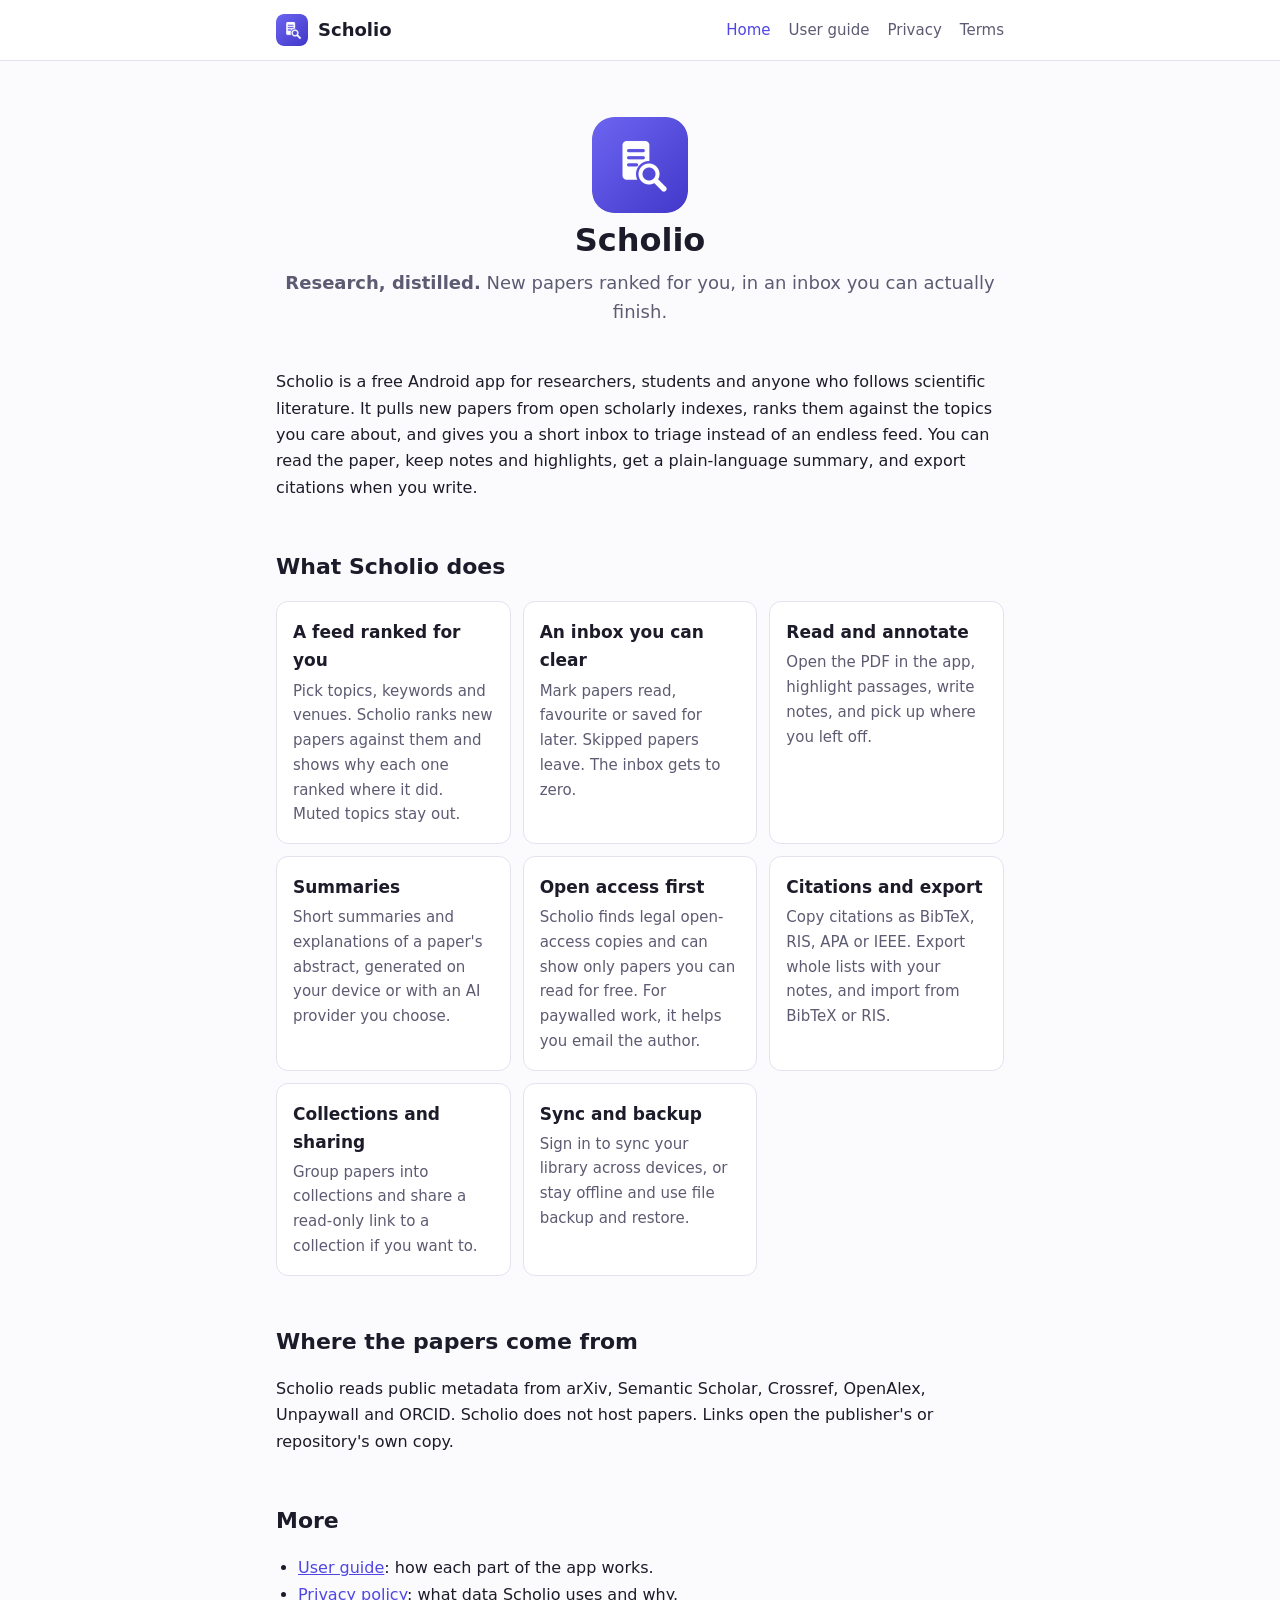
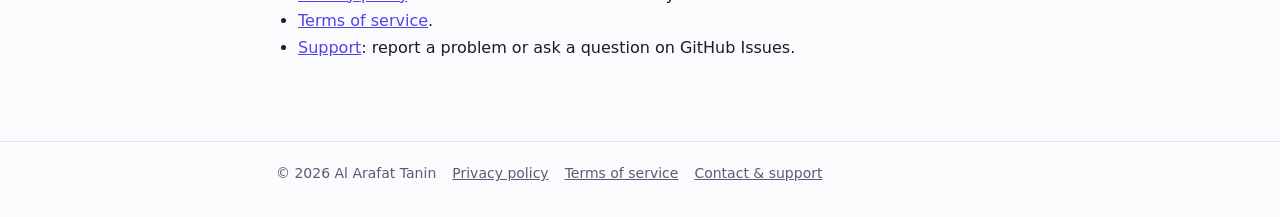
<file: index.html>
<!doctype html>
<html lang="en">
<head>
<meta charset="utf-8">
<meta name="viewport" content="width=device-width, initial-scale=1">
<title>Scholio: Research, distilled</title>
<meta name="description" content="Scholio is a research-paper reader that turns the flood of new papers into an inbox you can get through.">
<link rel="icon" href="icon.png">
<link rel="stylesheet" href="style.css">
</head>
<body>
<header class="site"><div class="wrap">
  <a class="brand" href="./"><img src="icon.png" alt="">Scholio</a>
  <nav>
    <a href="./" aria-current="page">Home</a>
    <a href="guide.html">User guide</a>
    <a href="privacy.html">Privacy</a>
    <a href="terms.html">Terms</a>
  </nav>
</div></header>
<main class="wrap">
<section class="hero">
  <img src="icon.png" alt="Scholio app icon">
  <h1>Scholio</h1>
  <p class="lede"><strong>Research, distilled.</strong> New papers ranked for you, in an inbox you can actually finish.</p>
</section>

<p>Scholio is a free Android app for researchers, students and anyone who follows scientific literature. It pulls new papers from open scholarly indexes, ranks them against the topics you care about, and gives you a short inbox to triage instead of an endless feed. You can read the paper, keep notes and highlights, get a plain-language summary, and export citations when you write.</p>

<h2>What Scholio does</h2>
<div class="cards">
  <div class="card"><h3>A feed ranked for you</h3><p>Pick topics, keywords and venues. Scholio ranks new papers against them and shows why each one ranked where it did. Muted topics stay out.</p></div>
  <div class="card"><h3>An inbox you can clear</h3><p>Mark papers read, favourite or saved for later. Skipped papers leave. The inbox gets to zero.</p></div>
  <div class="card"><h3>Read and annotate</h3><p>Open the PDF in the app, highlight passages, write notes, and pick up where you left off.</p></div>
  <div class="card"><h3>Summaries</h3><p>Short summaries and explanations of a paper's abstract, generated on your device or with an AI provider you choose.</p></div>
  <div class="card"><h3>Open access first</h3><p>Scholio finds legal open-access copies and can show only papers you can read for free. For paywalled work, it helps you email the author.</p></div>
  <div class="card"><h3>Citations and export</h3><p>Copy citations as BibTeX, RIS, APA or IEEE. Export whole lists with your notes, and import from BibTeX or RIS.</p></div>
  <div class="card"><h3>Collections and sharing</h3><p>Group papers into collections and share a read-only link to a collection if you want to.</p></div>
  <div class="card"><h3>Sync and backup</h3><p>Sign in to sync your library across devices, or stay offline and use file backup and restore.</p></div>
</div>

<h2>Where the papers come from</h2>
<p>Scholio reads public metadata from arXiv, Semantic Scholar, Crossref, OpenAlex, Unpaywall and ORCID. Scholio does not host papers. Links open the publisher's or repository's own copy.</p>

<h2>More</h2>
<ul>
  <li><a href="guide.html">User guide</a>: how each part of the app works.</li>
  <li><a href="privacy.html">Privacy policy</a>: what data Scholio uses and why.</li>
  <li><a href="terms.html">Terms of service</a>.</li>
  <li><a href="https://github.com/rng70/skim-app/issues">Support</a>: report a problem or ask a question on GitHub Issues.</li>
</ul>
</main>
<footer class="site"><div class="wrap">
  <span>© 2026 Al Arafat Tanin</span>
  <a href="privacy.html">Privacy policy</a>
  <a href="terms.html">Terms of service</a>
  <a href="https://github.com/rng70/skim-app/issues">Contact &amp; support</a>
</div></footer>
</body>
</html>
</file>
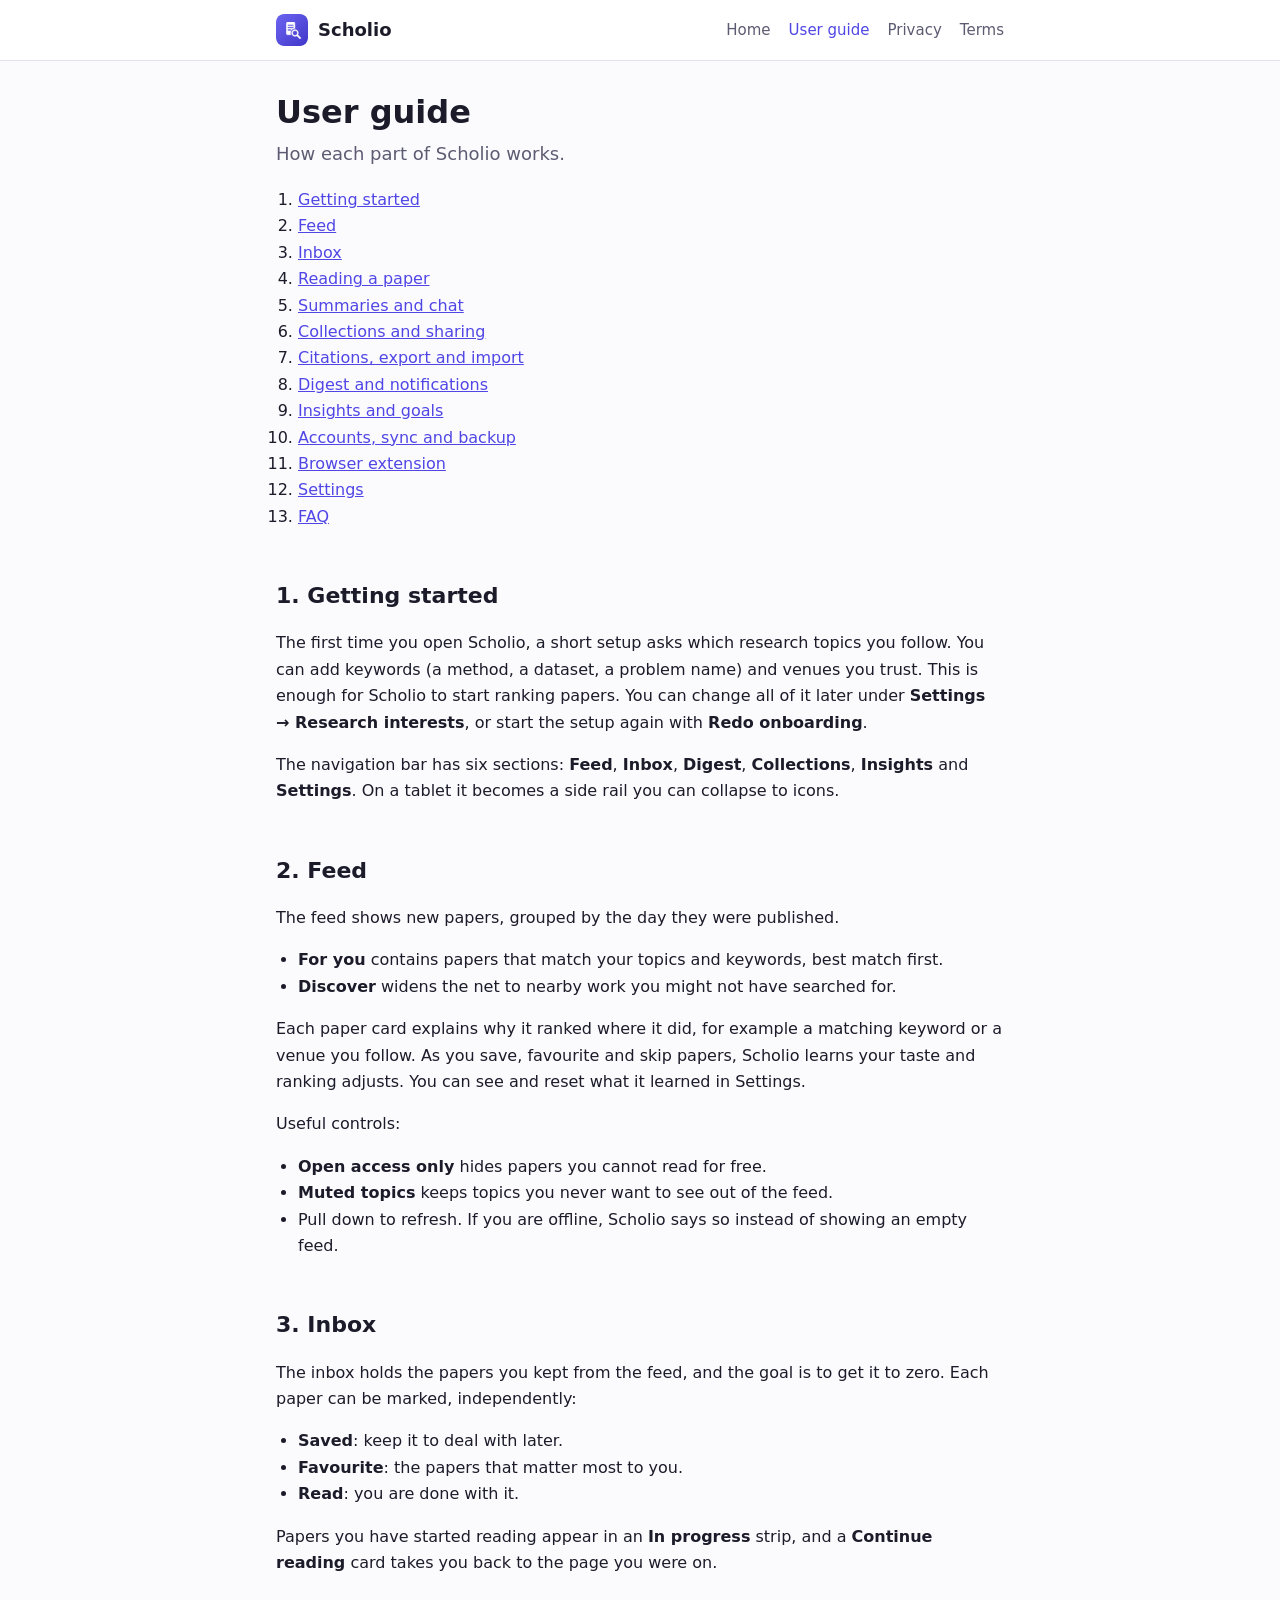
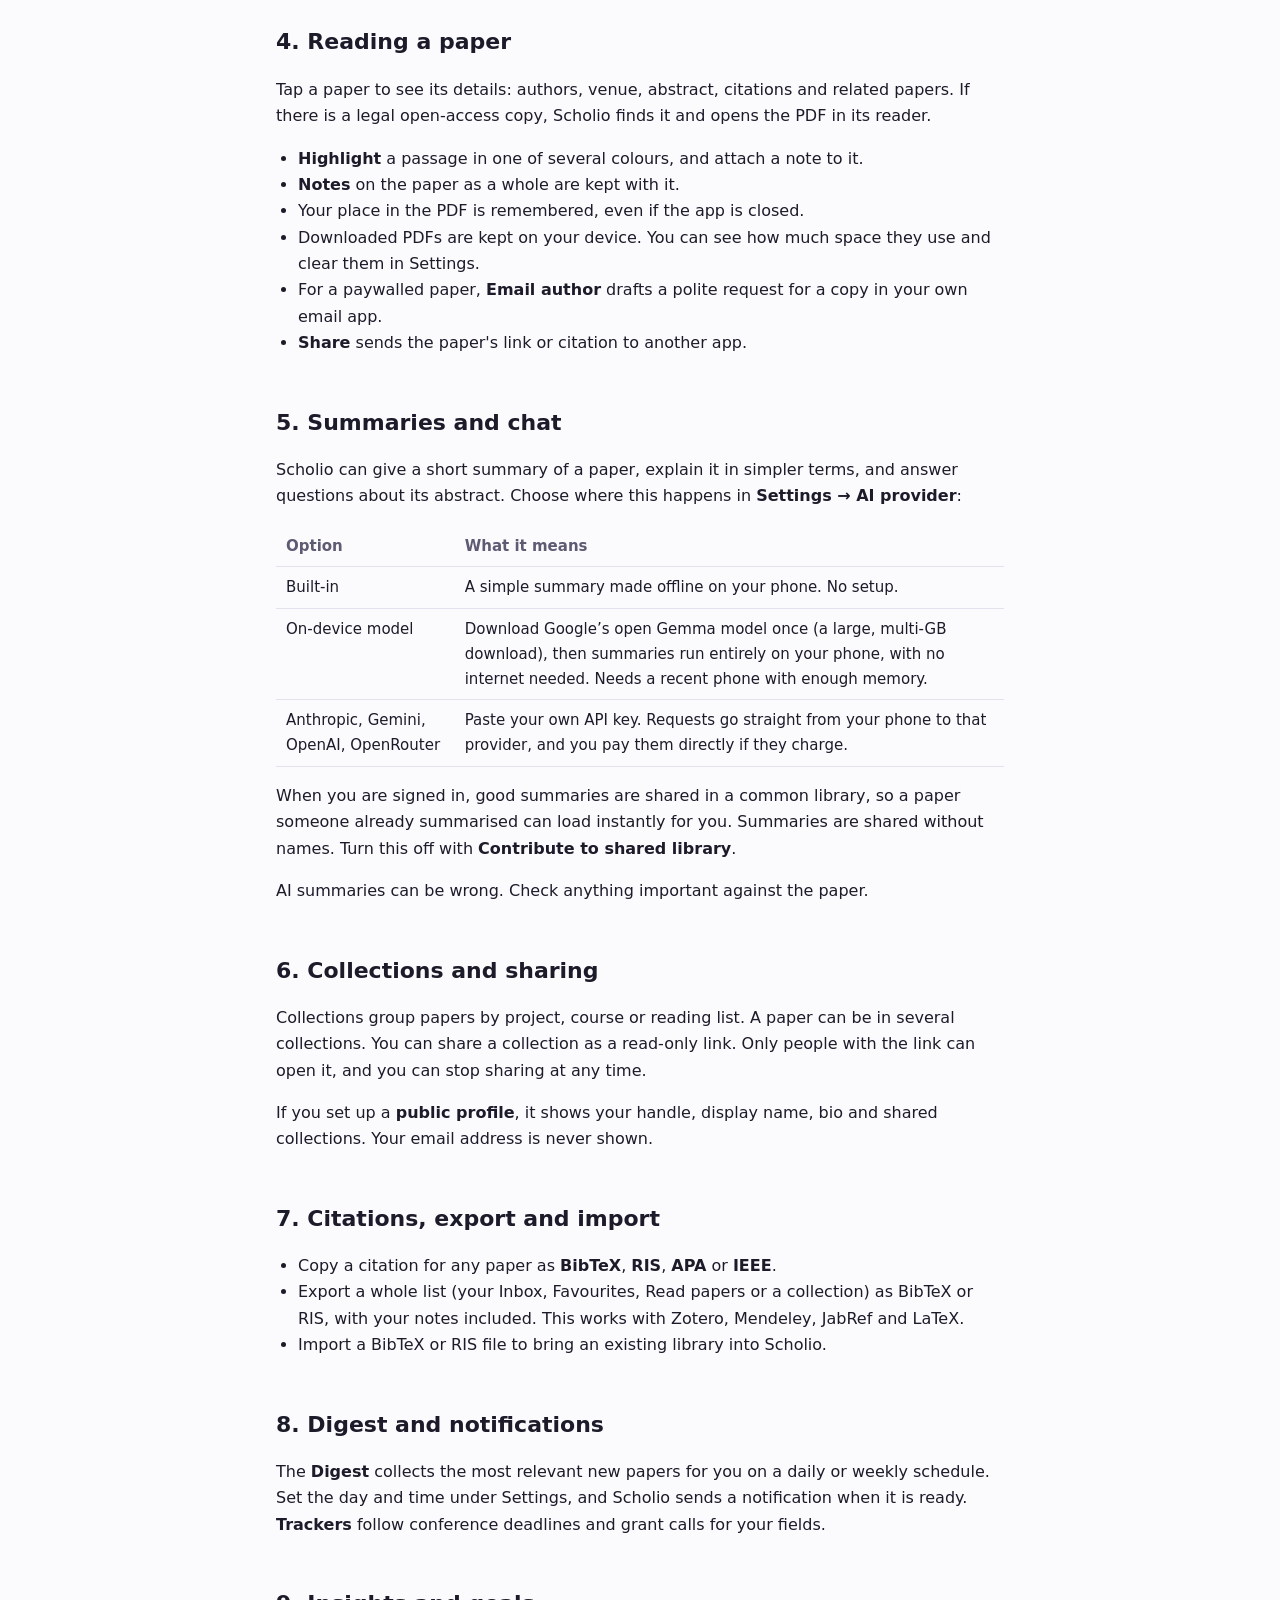
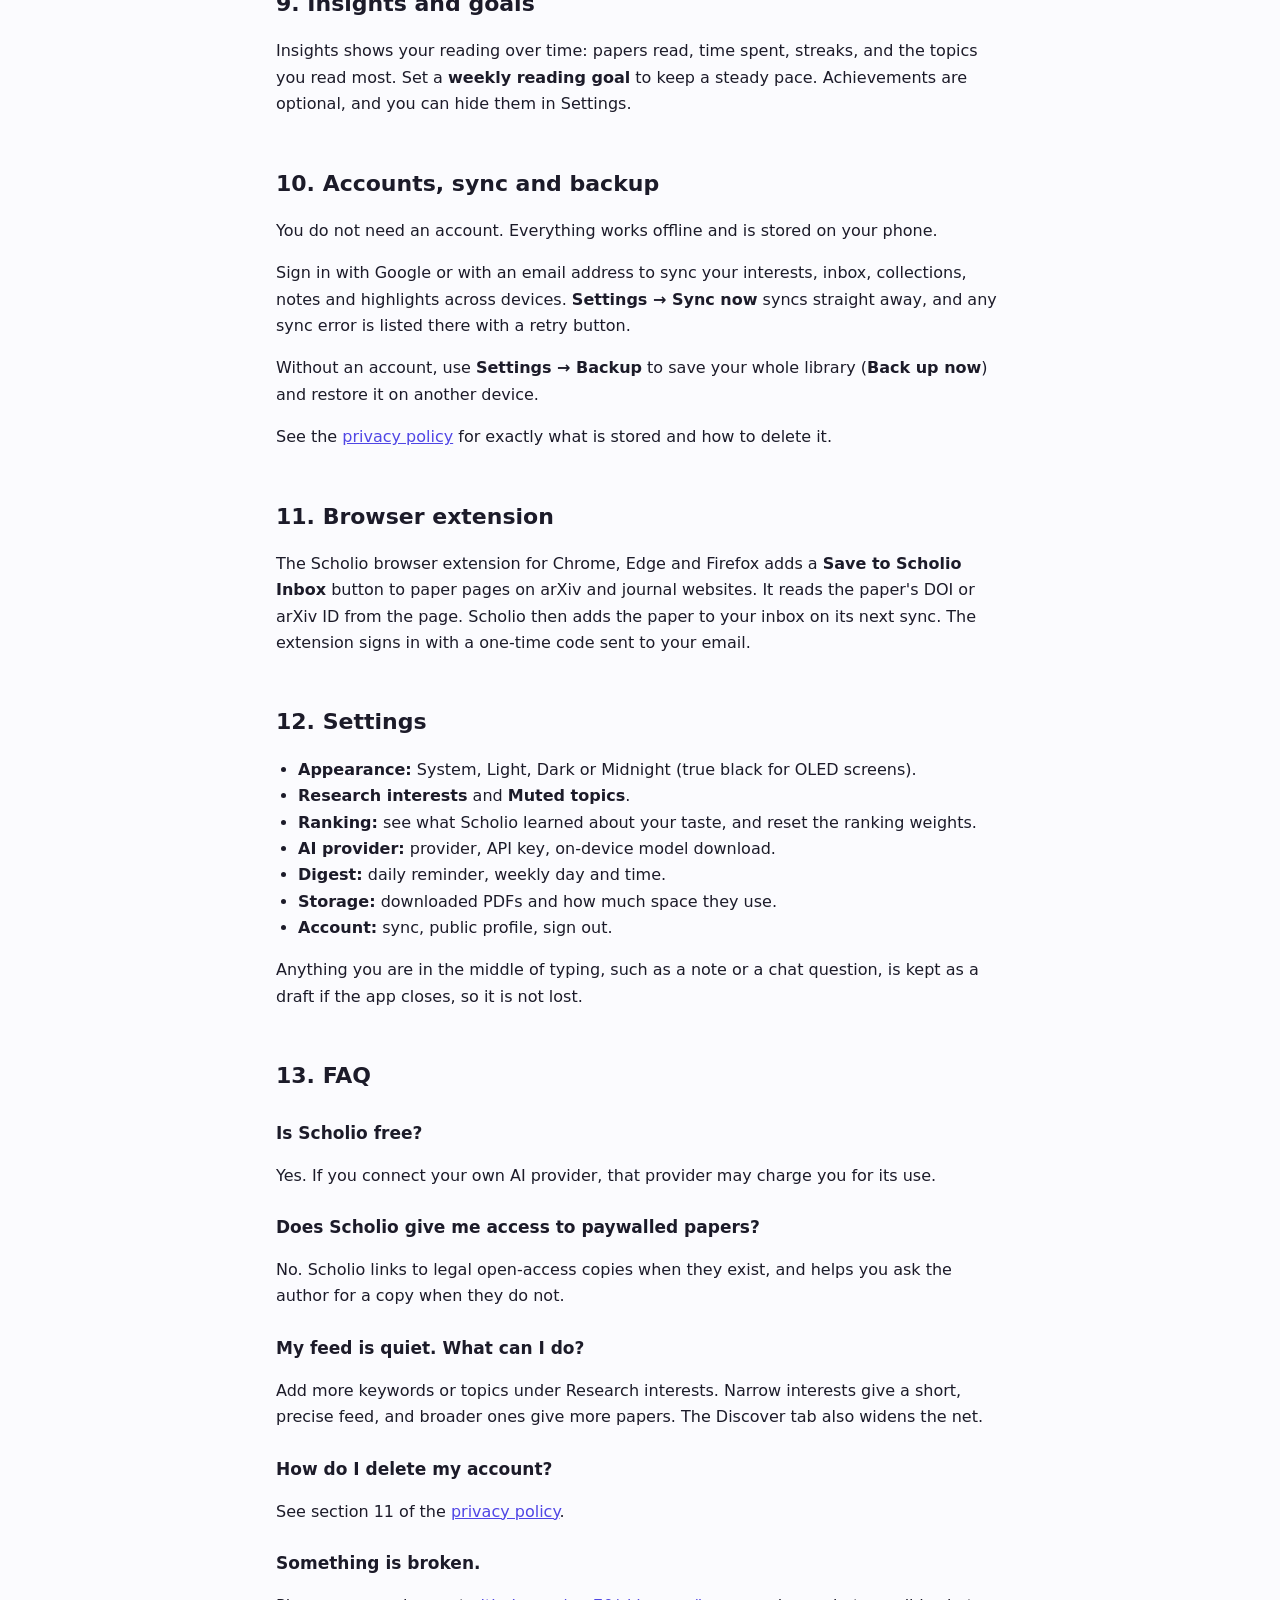
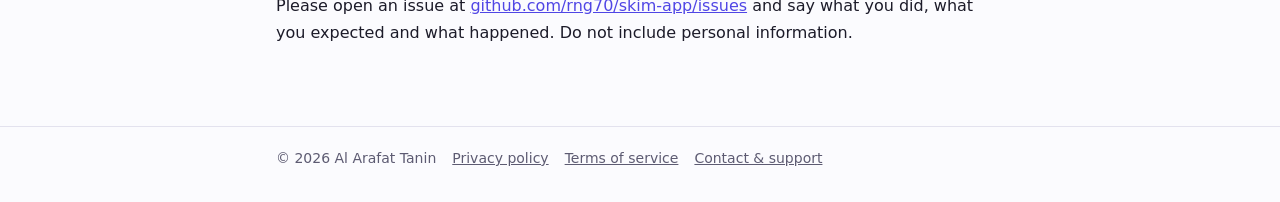
<file: guide.html>
<!doctype html>
<html lang="en">
<head>
<meta charset="utf-8">
<meta name="viewport" content="width=device-width, initial-scale=1">
<title>Scholio User Guide</title>
<meta name="description" content="How to use each part of the Scholio app.">
<link rel="icon" href="icon.png">
<link rel="stylesheet" href="style.css">
</head>
<body>
<header class="site"><div class="wrap">
  <a class="brand" href="./"><img src="icon.png" alt="">Scholio</a>
  <nav>
    <a href="./">Home</a>
    <a href="guide.html" aria-current="page">User guide</a>
    <a href="privacy.html">Privacy</a>
    <a href="terms.html">Terms</a>
  </nav>
</div></header>
<main class="wrap">
<h1>User guide</h1>
<p class="lede">How each part of Scholio works.</p>

<ol>
  <li><a href="#start">Getting started</a></li>
  <li><a href="#feed">Feed</a></li>
  <li><a href="#inbox">Inbox</a></li>
  <li><a href="#reading">Reading a paper</a></li>
  <li><a href="#summaries">Summaries and chat</a></li>
  <li><a href="#collections">Collections and sharing</a></li>
  <li><a href="#citations">Citations, export and import</a></li>
  <li><a href="#digest">Digest and notifications</a></li>
  <li><a href="#insights">Insights and goals</a></li>
  <li><a href="#sync">Accounts, sync and backup</a></li>
  <li><a href="#extension">Browser extension</a></li>
  <li><a href="#settings">Settings</a></li>
  <li><a href="#faq">FAQ</a></li>
</ol>

<h2 id="start">1. Getting started</h2>
<p>The first time you open Scholio, a short setup asks which research topics you follow. You can add keywords (a method, a dataset, a problem name) and venues you trust. This is enough for Scholio to start ranking papers. You can change all of it later under <strong>Settings → Research interests</strong>, or start the setup again with <strong>Redo onboarding</strong>.</p>
<p>The navigation bar has six sections: <strong>Feed</strong>, <strong>Inbox</strong>, <strong>Digest</strong>, <strong>Collections</strong>, <strong>Insights</strong> and <strong>Settings</strong>. On a tablet it becomes a side rail you can collapse to icons.</p>

<h2 id="feed">2. Feed</h2>
<p>The feed shows new papers, grouped by the day they were published.</p>
<ul>
  <li><strong>For you</strong> contains papers that match your topics and keywords, best match first.</li>
  <li><strong>Discover</strong> widens the net to nearby work you might not have searched for.</li>
</ul>
<p>Each paper card explains why it ranked where it did, for example a matching keyword or a venue you follow. As you save, favourite and skip papers, Scholio learns your taste and ranking adjusts. You can see and reset what it learned in Settings.</p>
<p>Useful controls:</p>
<ul>
  <li><strong>Open access only</strong> hides papers you cannot read for free.</li>
  <li><strong>Muted topics</strong> keeps topics you never want to see out of the feed.</li>
  <li>Pull down to refresh. If you are offline, Scholio says so instead of showing an empty feed.</li>
</ul>

<h2 id="inbox">3. Inbox</h2>
<p>The inbox holds the papers you kept from the feed, and the goal is to get it to zero. Each paper can be marked, independently:</p>
<ul>
  <li><strong>Saved</strong>: keep it to deal with later.</li>
  <li><strong>Favourite</strong>: the papers that matter most to you.</li>
  <li><strong>Read</strong>: you are done with it.</li>
</ul>
<p>Papers you have started reading appear in an <strong>In progress</strong> strip, and a <strong>Continue reading</strong> card takes you back to the page you were on.</p>

<h2 id="reading">4. Reading a paper</h2>
<p>Tap a paper to see its details: authors, venue, abstract, citations and related papers. If there is a legal open-access copy, Scholio finds it and opens the PDF in its reader.</p>
<ul>
  <li><strong>Highlight</strong> a passage in one of several colours, and attach a note to it.</li>
  <li><strong>Notes</strong> on the paper as a whole are kept with it.</li>
  <li>Your place in the PDF is remembered, even if the app is closed.</li>
  <li>Downloaded PDFs are kept on your device. You can see how much space they use and clear them in Settings.</li>
  <li>For a paywalled paper, <strong>Email author</strong> drafts a polite request for a copy in your own email app.</li>
  <li><strong>Share</strong> sends the paper's link or citation to another app.</li>
</ul>

<h2 id="summaries">5. Summaries and chat</h2>
<p>Scholio can give a short summary of a paper, explain it in simpler terms, and answer questions about its abstract. Choose where this happens in <strong>Settings → AI provider</strong>:</p>
<table>
  <tr><th>Option</th><th>What it means</th></tr>
  <tr><td>Built-in</td><td>A simple summary made offline on your phone. No setup.</td></tr>
  <tr><td>On-device model</td><td>Download Google&#8217;s open Gemma model once (a large, multi-GB download), then summaries run entirely on your phone, with no internet needed. Needs a recent phone with enough memory.</td></tr>
  <tr><td>Anthropic, Gemini, OpenAI, OpenRouter</td><td>Paste your own API key. Requests go straight from your phone to that provider, and you pay them directly if they charge.</td></tr>
</table>
<p>When you are signed in, good summaries are shared in a common library, so a paper someone already summarised can load instantly for you. Summaries are shared without names. Turn this off with <strong>Contribute to shared library</strong>.</p>
<p>AI summaries can be wrong. Check anything important against the paper.</p>

<h2 id="collections">6. Collections and sharing</h2>
<p>Collections group papers by project, course or reading list. A paper can be in several collections. You can share a collection as a read-only link. Only people with the link can open it, and you can stop sharing at any time.</p>
<p>If you set up a <strong>public profile</strong>, it shows your handle, display name, bio and shared collections. Your email address is never shown.</p>

<h2 id="citations">7. Citations, export and import</h2>
<ul>
  <li>Copy a citation for any paper as <strong>BibTeX</strong>, <strong>RIS</strong>, <strong>APA</strong> or <strong>IEEE</strong>.</li>
  <li>Export a whole list (your Inbox, Favourites, Read papers or a collection) as BibTeX or RIS, with your notes included. This works with Zotero, Mendeley, JabRef and LaTeX.</li>
  <li>Import a BibTeX or RIS file to bring an existing library into Scholio.</li>
</ul>

<h2 id="digest">8. Digest and notifications</h2>
<p>The <strong>Digest</strong> collects the most relevant new papers for you on a daily or weekly schedule. Set the day and time under Settings, and Scholio sends a notification when it is ready. <strong>Trackers</strong> follow conference deadlines and grant calls for your fields.</p>

<h2 id="insights">9. Insights and goals</h2>
<p>Insights shows your reading over time: papers read, time spent, streaks, and the topics you read most. Set a <strong>weekly reading goal</strong> to keep a steady pace. Achievements are optional, and you can hide them in Settings.</p>

<h2 id="sync">10. Accounts, sync and backup</h2>
<p>You do not need an account. Everything works offline and is stored on your phone.</p>
<p>Sign in with Google or with an email address to sync your interests, inbox, collections, notes and highlights across devices. <strong>Settings → Sync now</strong> syncs straight away, and any sync error is listed there with a retry button.</p>
<p>Without an account, use <strong>Settings → Backup</strong> to save your whole library (<strong>Back up now</strong>) and restore it on another device.</p>
<p>See the <a href="privacy.html">privacy policy</a> for exactly what is stored and how to delete it.</p>

<h2 id="extension">11. Browser extension</h2>
<p>The Scholio browser extension for Chrome, Edge and Firefox adds a <strong>Save to Scholio Inbox</strong> button to paper pages on arXiv and journal websites. It reads the paper's DOI or arXiv ID from the page. Scholio then adds the paper to your inbox on its next sync. The extension signs in with a one-time code sent to your email.</p>

<h2 id="settings">12. Settings</h2>
<ul>
  <li><strong>Appearance:</strong> System, Light, Dark or Midnight (true black for OLED screens).</li>
  <li><strong>Research interests</strong> and <strong>Muted topics</strong>.</li>
  <li><strong>Ranking:</strong> see what Scholio learned about your taste, and reset the ranking weights.</li>
  <li><strong>AI provider:</strong> provider, API key, on-device model download.</li>
  <li><strong>Digest:</strong> daily reminder, weekly day and time.</li>
  <li><strong>Storage:</strong> downloaded PDFs and how much space they use.</li>
  <li><strong>Account:</strong> sync, public profile, sign out.</li>
</ul>
<p>Anything you are in the middle of typing, such as a note or a chat question, is kept as a draft if the app closes, so it is not lost.</p>

<h2 id="faq">13. FAQ</h2>
<h3>Is Scholio free?</h3>
<p>Yes. If you connect your own AI provider, that provider may charge you for its use.</p>
<h3>Does Scholio give me access to paywalled papers?</h3>
<p>No. Scholio links to legal open-access copies when they exist, and helps you ask the author for a copy when they do not.</p>
<h3>My feed is quiet. What can I do?</h3>
<p>Add more keywords or topics under Research interests. Narrow interests give a short, precise feed, and broader ones give more papers. The Discover tab also widens the net.</p>
<h3>How do I delete my account?</h3>
<p>See section 11 of the <a href="privacy.html#11-deleting-your-data">privacy policy</a>.</p>
<h3>Something is broken.</h3>
<p>Please open an issue at <a href="https://github.com/rng70/skim-app/issues">github.com/rng70/skim-app/issues</a> and say what you did, what you expected and what happened. Do not include personal information.</p>
</main>
<footer class="site"><div class="wrap">
  <span>© 2026 Al Arafat Tanin</span>
  <a href="privacy.html">Privacy policy</a>
  <a href="terms.html">Terms of service</a>
  <a href="https://github.com/rng70/skim-app/issues">Contact &amp; support</a>
</div></footer>
</body>
</html>
</file>
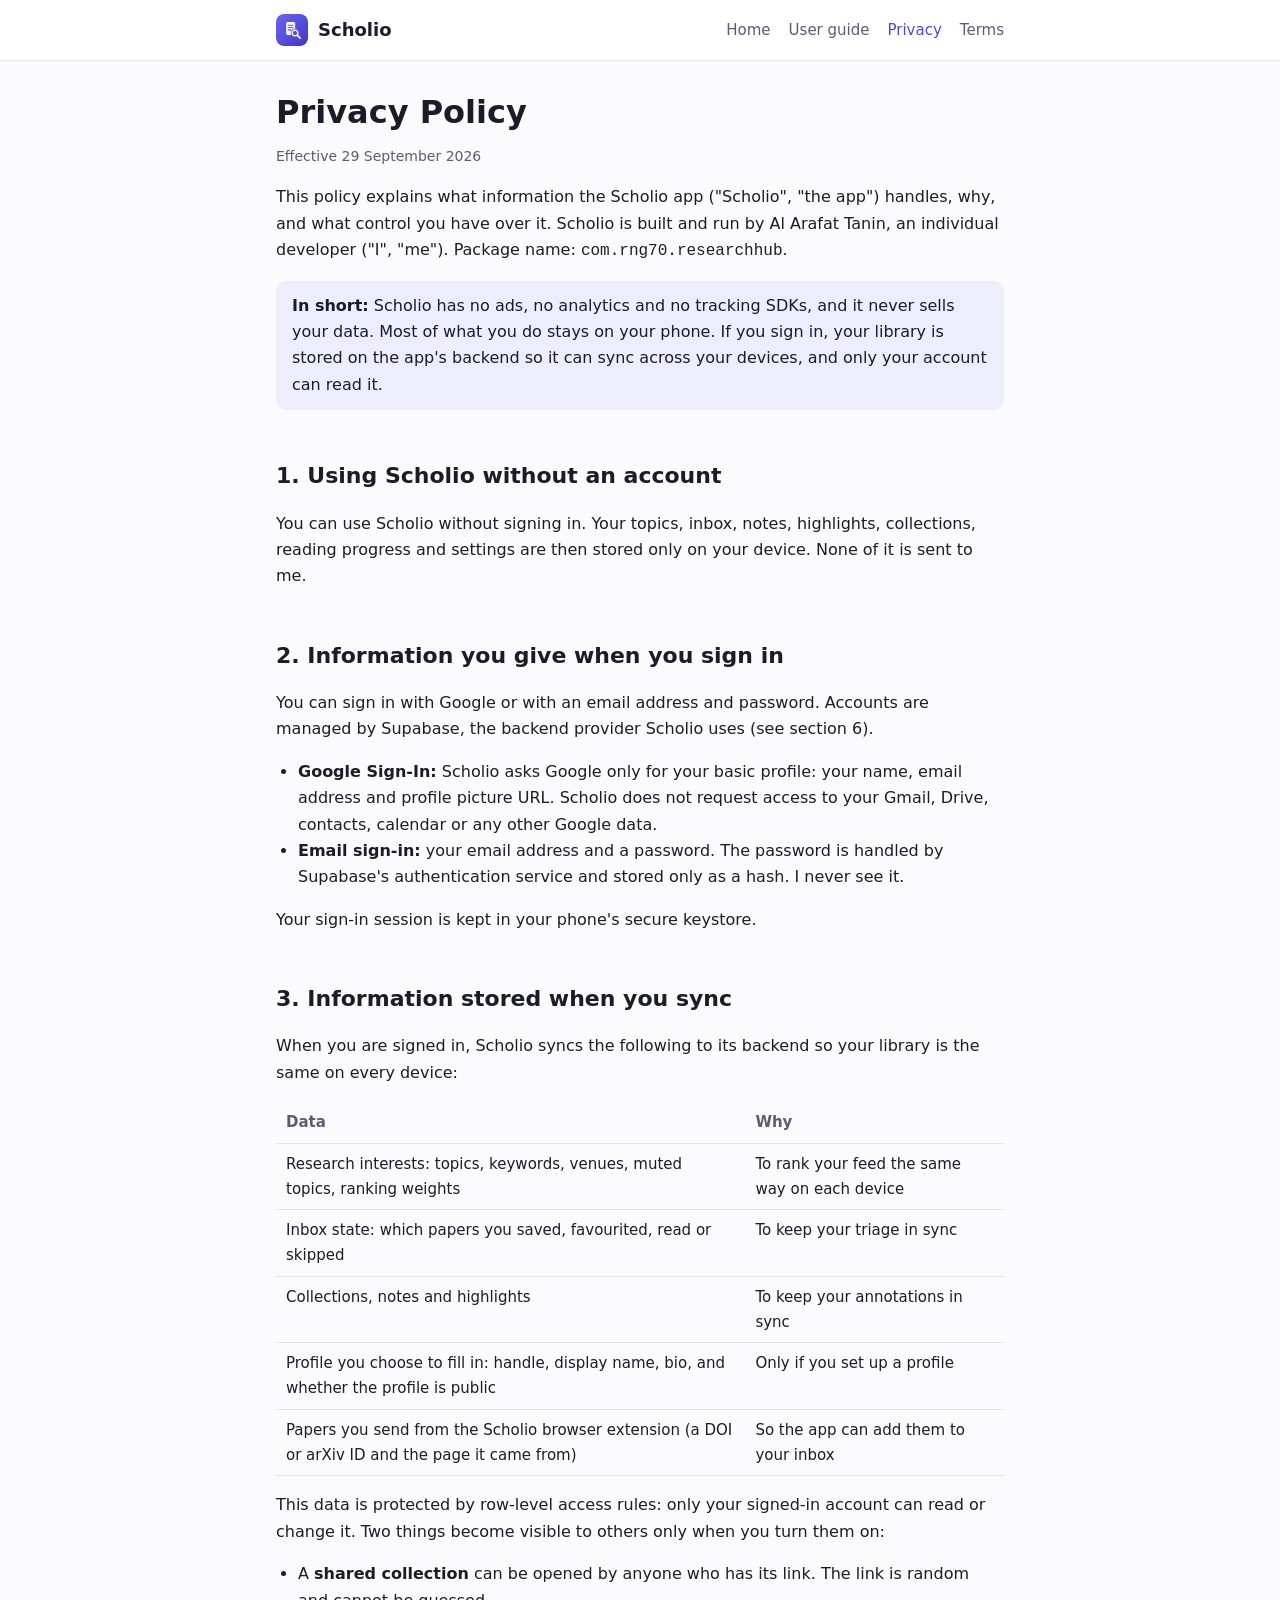
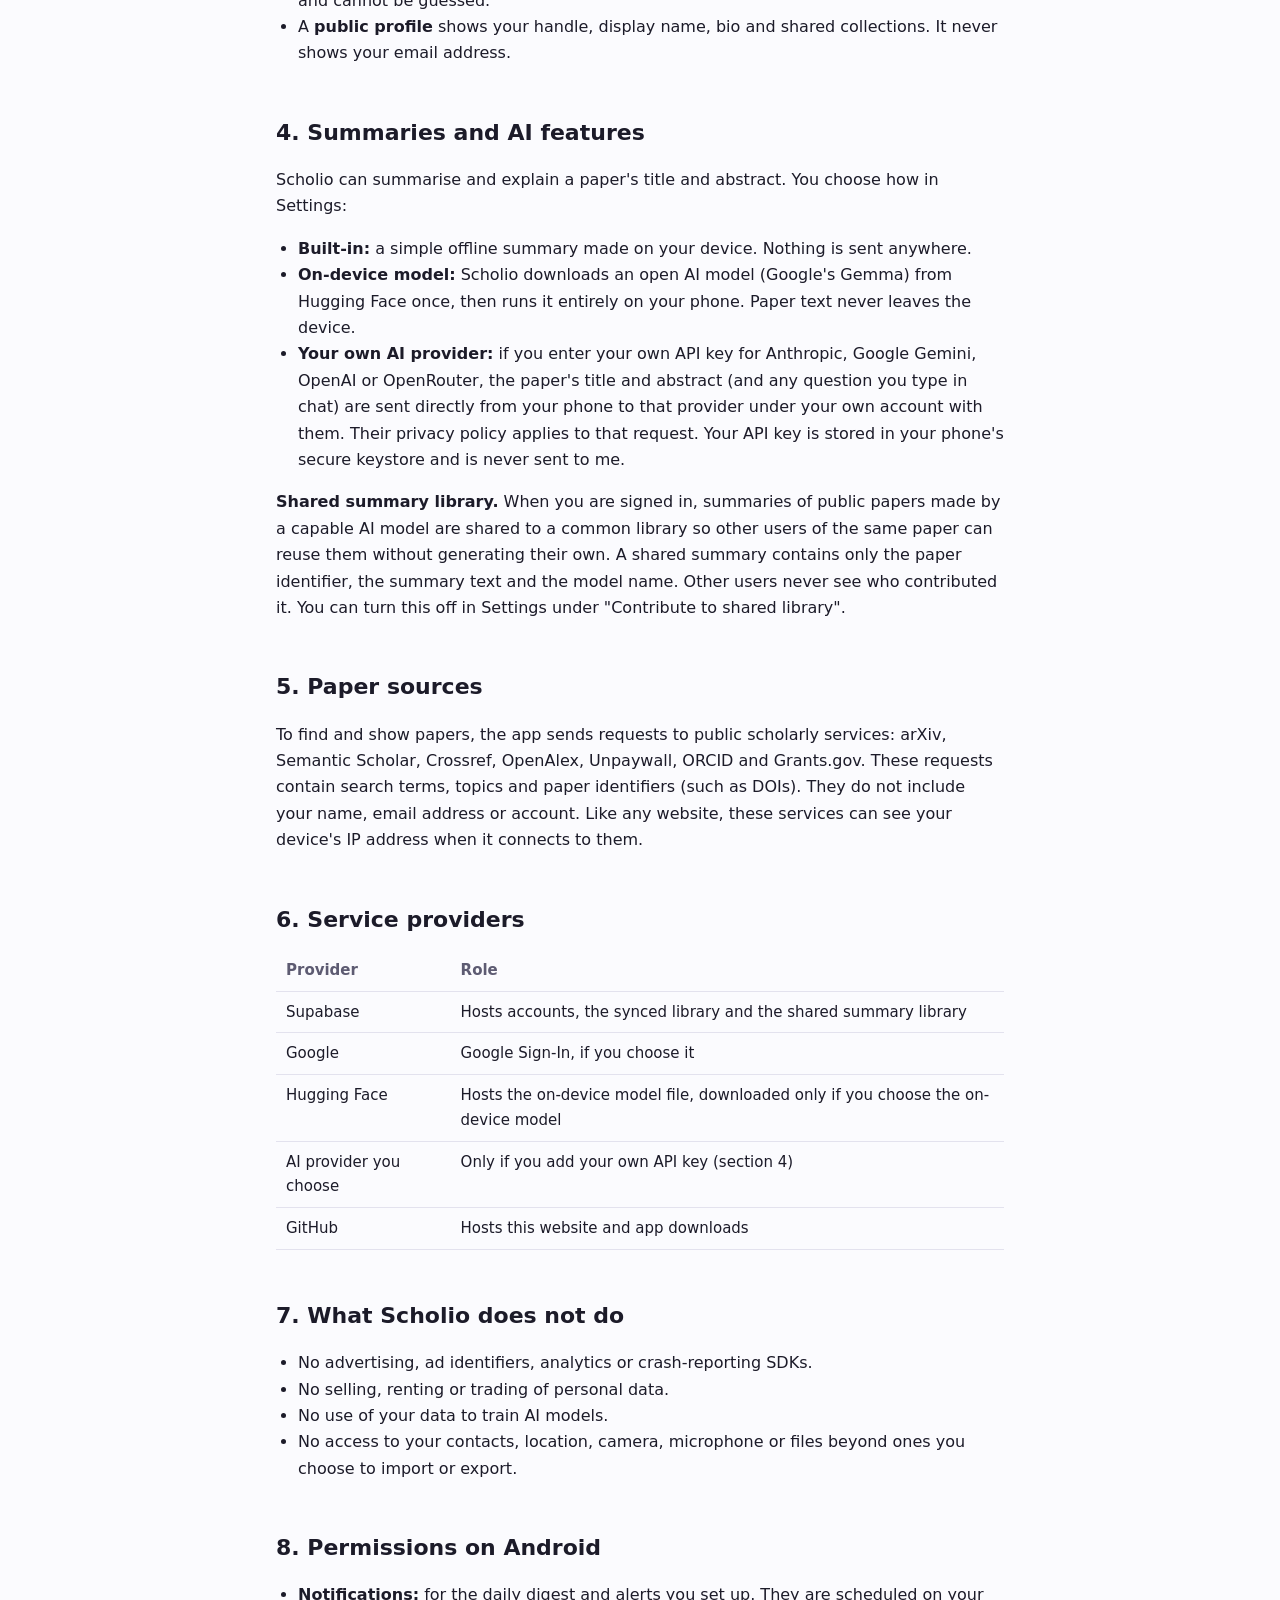
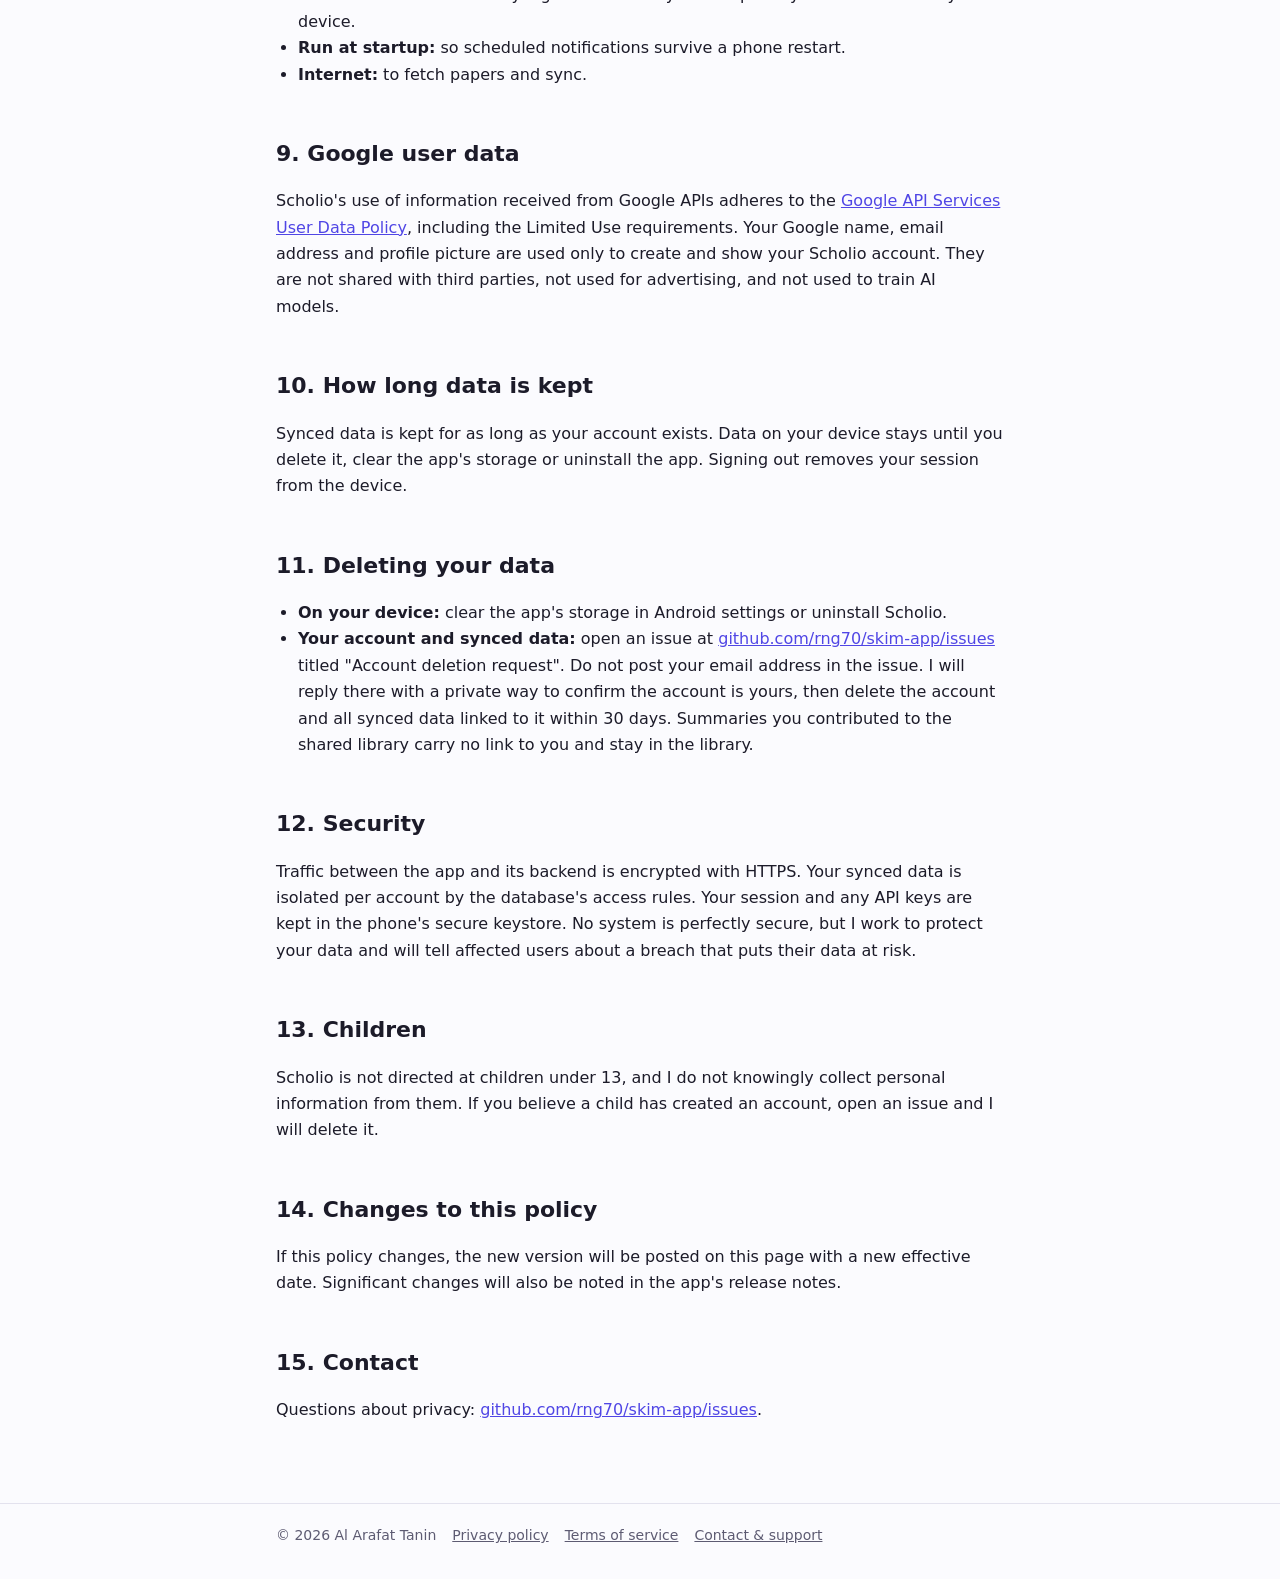
<file: privacy.html>
<!doctype html>
<html lang="en">
<head>
<meta charset="utf-8">
<meta name="viewport" content="width=device-width, initial-scale=1">
<title>Scholio Privacy Policy</title>
<meta name="description" content="What data the Scholio app collects, how it is used, and the choices you have.">
<link rel="icon" href="icon.png">
<link rel="stylesheet" href="style.css">
</head>
<body>
<header class="site"><div class="wrap">
  <a class="brand" href="./"><img src="icon.png" alt="">Scholio</a>
  <nav>
    <a href="./">Home</a>
    <a href="guide.html">User guide</a>
    <a href="privacy.html" aria-current="page">Privacy</a>
    <a href="terms.html">Terms</a>
  </nav>
</div></header>
<main class="wrap">
<h1>Privacy Policy</h1>
<p class="meta">Effective 29 September 2026</p>

<p>This policy explains what information the Scholio app ("Scholio", "the app") handles, why, and what control you have over it. Scholio is built and run by Al Arafat Tanin, an individual developer ("I", "me"). Package name: <code>com.rng70.researchhub</code>.</p>

<div class="note"><strong>In short:</strong> Scholio has no ads, no analytics and no tracking SDKs, and it never sells your data. Most of what you do stays on your phone. If you sign in, your library is stored on the app's backend so it can sync across your devices, and only your account can read it.</div>

<h2>1. Using Scholio without an account</h2>
<p>You can use Scholio without signing in. Your topics, inbox, notes, highlights, collections, reading progress and settings are then stored only on your device. None of it is sent to me.</p>

<h2>2. Information you give when you sign in</h2>
<p>You can sign in with Google or with an email address and password. Accounts are managed by Supabase, the backend provider Scholio uses (see section 6).</p>
<ul>
  <li><strong>Google Sign-In:</strong> Scholio asks Google only for your basic profile: your name, email address and profile picture URL. Scholio does not request access to your Gmail, Drive, contacts, calendar or any other Google data.</li>
  <li><strong>Email sign-in:</strong> your email address and a password. The password is handled by Supabase's authentication service and stored only as a hash. I never see it.</li>
</ul>
<p>Your sign-in session is kept in your phone's secure keystore.</p>

<h2>3. Information stored when you sync</h2>
<p>When you are signed in, Scholio syncs the following to its backend so your library is the same on every device:</p>
<table>
  <tr><th>Data</th><th>Why</th></tr>
  <tr><td>Research interests: topics, keywords, venues, muted topics, ranking weights</td><td>To rank your feed the same way on each device</td></tr>
  <tr><td>Inbox state: which papers you saved, favourited, read or skipped</td><td>To keep your triage in sync</td></tr>
  <tr><td>Collections, notes and highlights</td><td>To keep your annotations in sync</td></tr>
  <tr><td>Profile you choose to fill in: handle, display name, bio, and whether the profile is public</td><td>Only if you set up a profile</td></tr>
  <tr><td>Papers you send from the Scholio browser extension (a DOI or arXiv ID and the page it came from)</td><td>So the app can add them to your inbox</td></tr>
</table>
<p>This data is protected by row-level access rules: only your signed-in account can read or change it. Two things become visible to others only when you turn them on:</p>
<ul>
  <li>A <strong>shared collection</strong> can be opened by anyone who has its link. The link is random and cannot be guessed.</li>
  <li>A <strong>public profile</strong> shows your handle, display name, bio and shared collections. It never shows your email address.</li>
</ul>

<h2>4. Summaries and AI features</h2>
<p>Scholio can summarise and explain a paper's title and abstract. You choose how in Settings:</p>
<ul>
  <li><strong>Built-in:</strong> a simple offline summary made on your device. Nothing is sent anywhere.</li>
  <li><strong>On-device model:</strong> Scholio downloads an open AI model (Google's Gemma) from Hugging Face once, then runs it entirely on your phone. Paper text never leaves the device.</li>
  <li><strong>Your own AI provider:</strong> if you enter your own API key for Anthropic, Google Gemini, OpenAI or OpenRouter, the paper's title and abstract (and any question you type in chat) are sent directly from your phone to that provider under your own account with them. Their privacy policy applies to that request. Your API key is stored in your phone's secure keystore and is never sent to me.</li>
</ul>
<p><strong>Shared summary library.</strong> When you are signed in, summaries of public papers made by a capable AI model are shared to a common library so other users of the same paper can reuse them without generating their own. A shared summary contains only the paper identifier, the summary text and the model name. Other users never see who contributed it. You can turn this off in Settings under "Contribute to shared library".</p>

<h2>5. Paper sources</h2>
<p>To find and show papers, the app sends requests to public scholarly services: arXiv, Semantic Scholar, Crossref, OpenAlex, Unpaywall, ORCID and Grants.gov. These requests contain search terms, topics and paper identifiers (such as DOIs). They do not include your name, email address or account. Like any website, these services can see your device's IP address when it connects to them.</p>

<h2>6. Service providers</h2>
<table>
  <tr><th>Provider</th><th>Role</th></tr>
  <tr><td>Supabase</td><td>Hosts accounts, the synced library and the shared summary library</td></tr>
  <tr><td>Google</td><td>Google Sign-In, if you choose it</td></tr>
  <tr><td>Hugging Face</td><td>Hosts the on-device model file, downloaded only if you choose the on-device model</td></tr>
  <tr><td>AI provider you choose</td><td>Only if you add your own API key (section 4)</td></tr>
  <tr><td>GitHub</td><td>Hosts this website and app downloads</td></tr>
</table>

<h2>7. What Scholio does not do</h2>
<ul>
  <li>No advertising, ad identifiers, analytics or crash-reporting SDKs.</li>
  <li>No selling, renting or trading of personal data.</li>
  <li>No use of your data to train AI models.</li>
  <li>No access to your contacts, location, camera, microphone or files beyond ones you choose to import or export.</li>
</ul>

<h2>8. Permissions on Android</h2>
<ul>
  <li><strong>Notifications:</strong> for the daily digest and alerts you set up. They are scheduled on your device.</li>
  <li><strong>Run at startup:</strong> so scheduled notifications survive a phone restart.</li>
  <li><strong>Internet:</strong> to fetch papers and sync.</li>
</ul>

<h2>9. Google user data</h2>
<p>Scholio's use of information received from Google APIs adheres to the <a href="https://developers.google.com/terms/api-services-user-data-policy">Google API Services User Data Policy</a>, including the Limited Use requirements. Your Google name, email address and profile picture are used only to create and show your Scholio account. They are not shared with third parties, not used for advertising, and not used to train AI models.</p>

<h2>10. How long data is kept</h2>
<p>Synced data is kept for as long as your account exists. Data on your device stays until you delete it, clear the app's storage or uninstall the app. Signing out removes your session from the device.</p>

<h2 id="11-deleting-your-data">11. Deleting your data</h2>
<ul>
  <li><strong>On your device:</strong> clear the app's storage in Android settings or uninstall Scholio.</li>
  <li><strong>Your account and synced data:</strong> open an issue at <a href="https://github.com/rng70/skim-app/issues">github.com/rng70/skim-app/issues</a> titled "Account deletion request". Do not post your email address in the issue. I will reply there with a private way to confirm the account is yours, then delete the account and all synced data linked to it within 30 days. Summaries you contributed to the shared library carry no link to you and stay in the library.</li>
</ul>

<h2>12. Security</h2>
<p>Traffic between the app and its backend is encrypted with HTTPS. Your synced data is isolated per account by the database's access rules. Your session and any API keys are kept in the phone's secure keystore. No system is perfectly secure, but I work to protect your data and will tell affected users about a breach that puts their data at risk.</p>

<h2>13. Children</h2>
<p>Scholio is not directed at children under 13, and I do not knowingly collect personal information from them. If you believe a child has created an account, open an issue and I will delete it.</p>

<h2>14. Changes to this policy</h2>
<p>If this policy changes, the new version will be posted on this page with a new effective date. Significant changes will also be noted in the app's release notes.</p>

<h2>15. Contact</h2>
<p>Questions about privacy: <a href="https://github.com/rng70/skim-app/issues">github.com/rng70/skim-app/issues</a>.</p>
</main>
<footer class="site"><div class="wrap">
  <span>© 2026 Al Arafat Tanin</span>
  <a href="privacy.html">Privacy policy</a>
  <a href="terms.html">Terms of service</a>
  <a href="https://github.com/rng70/skim-app/issues">Contact &amp; support</a>
</div></footer>
</body>
</html>
</file>
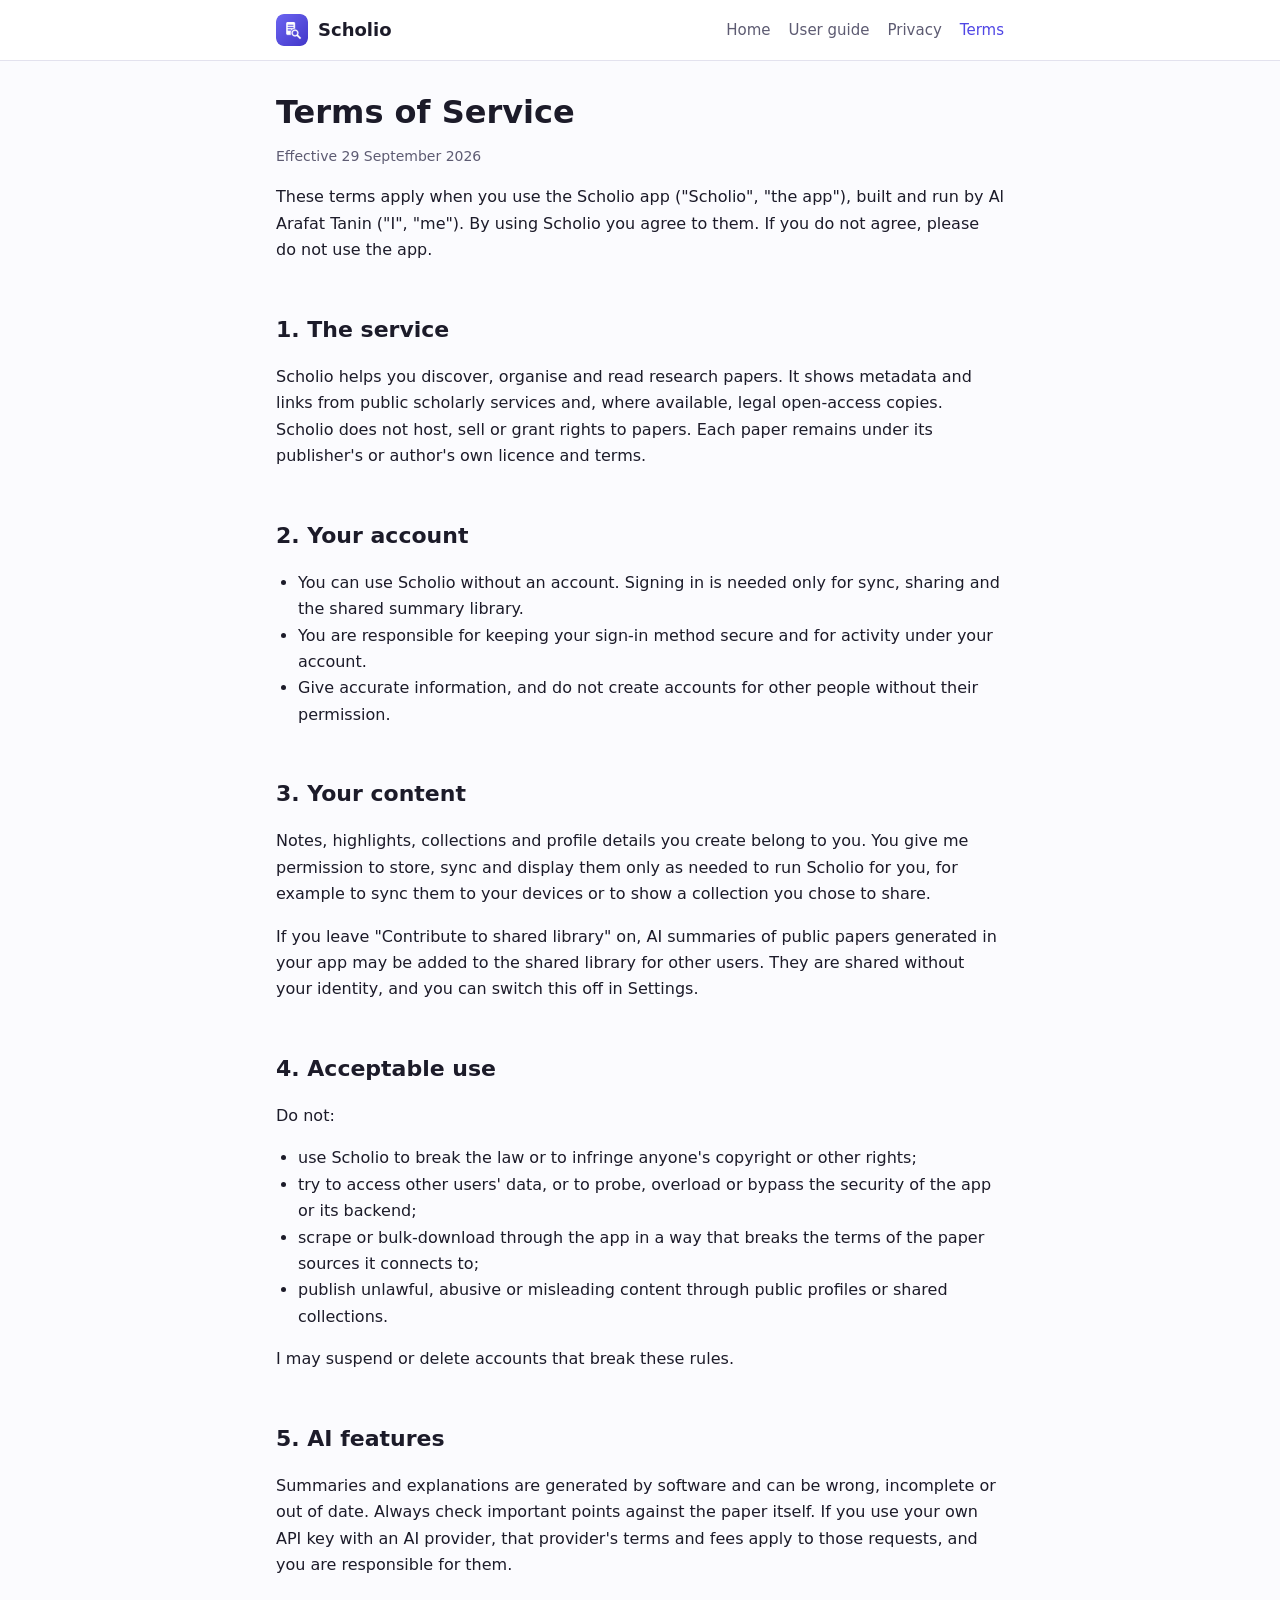
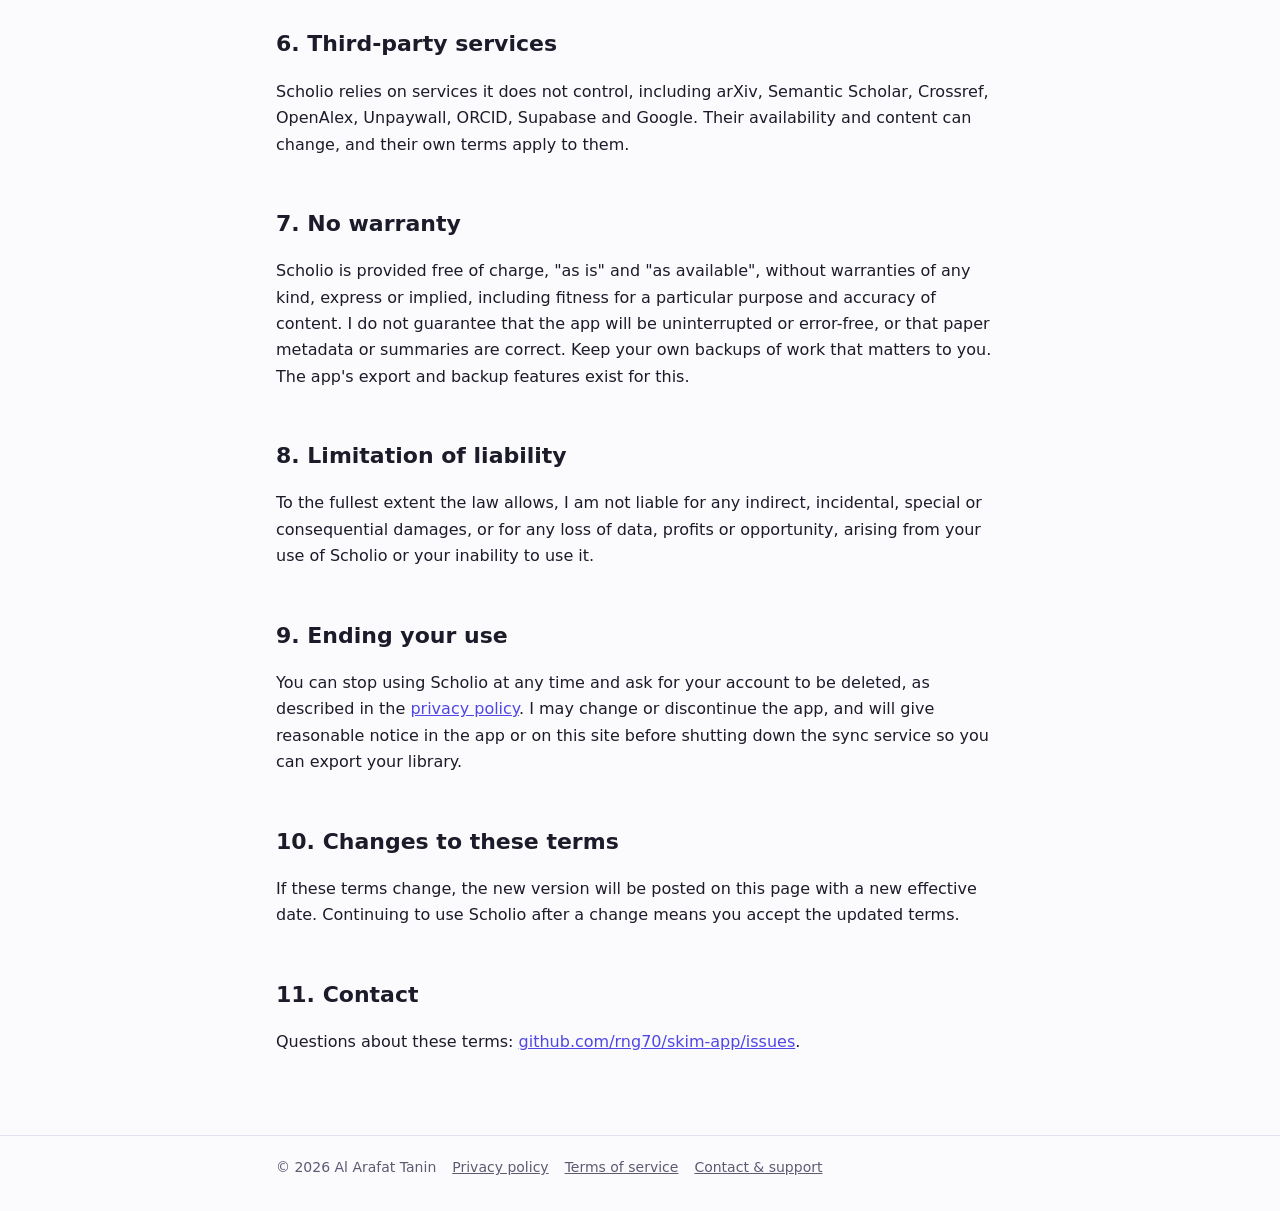
<file: terms.html>
<!doctype html>
<html lang="en">
<head>
<meta charset="utf-8">
<meta name="viewport" content="width=device-width, initial-scale=1">
<title>Scholio Terms of Service</title>
<meta name="description" content="The terms that apply when you use the Scholio app.">
<link rel="icon" href="icon.png">
<link rel="stylesheet" href="style.css">
</head>
<body>
<header class="site"><div class="wrap">
  <a class="brand" href="./"><img src="icon.png" alt="">Scholio</a>
  <nav>
    <a href="./">Home</a>
    <a href="guide.html">User guide</a>
    <a href="privacy.html">Privacy</a>
    <a href="terms.html" aria-current="page">Terms</a>
  </nav>
</div></header>
<main class="wrap">
<h1>Terms of Service</h1>
<p class="meta">Effective 29 September 2026</p>

<p>These terms apply when you use the Scholio app ("Scholio", "the app"), built and run by Al Arafat Tanin ("I", "me"). By using Scholio you agree to them. If you do not agree, please do not use the app.</p>

<h2>1. The service</h2>
<p>Scholio helps you discover, organise and read research papers. It shows metadata and links from public scholarly services and, where available, legal open-access copies. Scholio does not host, sell or grant rights to papers. Each paper remains under its publisher's or author's own licence and terms.</p>

<h2>2. Your account</h2>
<ul>
  <li>You can use Scholio without an account. Signing in is needed only for sync, sharing and the shared summary library.</li>
  <li>You are responsible for keeping your sign-in method secure and for activity under your account.</li>
  <li>Give accurate information, and do not create accounts for other people without their permission.</li>
</ul>

<h2>3. Your content</h2>
<p>Notes, highlights, collections and profile details you create belong to you. You give me permission to store, sync and display them only as needed to run Scholio for you, for example to sync them to your devices or to show a collection you chose to share.</p>
<p>If you leave "Contribute to shared library" on, AI summaries of public papers generated in your app may be added to the shared library for other users. They are shared without your identity, and you can switch this off in Settings.</p>

<h2>4. Acceptable use</h2>
<p>Do not:</p>
<ul>
  <li>use Scholio to break the law or to infringe anyone's copyright or other rights;</li>
  <li>try to access other users' data, or to probe, overload or bypass the security of the app or its backend;</li>
  <li>scrape or bulk-download through the app in a way that breaks the terms of the paper sources it connects to;</li>
  <li>publish unlawful, abusive or misleading content through public profiles or shared collections.</li>
</ul>
<p>I may suspend or delete accounts that break these rules.</p>

<h2>5. AI features</h2>
<p>Summaries and explanations are generated by software and can be wrong, incomplete or out of date. Always check important points against the paper itself. If you use your own API key with an AI provider, that provider's terms and fees apply to those requests, and you are responsible for them.</p>

<h2>6. Third-party services</h2>
<p>Scholio relies on services it does not control, including arXiv, Semantic Scholar, Crossref, OpenAlex, Unpaywall, ORCID, Supabase and Google. Their availability and content can change, and their own terms apply to them.</p>

<h2>7. No warranty</h2>
<p>Scholio is provided free of charge, "as is" and "as available", without warranties of any kind, express or implied, including fitness for a particular purpose and accuracy of content. I do not guarantee that the app will be uninterrupted or error-free, or that paper metadata or summaries are correct. Keep your own backups of work that matters to you. The app's export and backup features exist for this.</p>

<h2>8. Limitation of liability</h2>
<p>To the fullest extent the law allows, I am not liable for any indirect, incidental, special or consequential damages, or for any loss of data, profits or opportunity, arising from your use of Scholio or your inability to use it.</p>

<h2>9. Ending your use</h2>
<p>You can stop using Scholio at any time and ask for your account to be deleted, as described in the <a href="privacy.html">privacy policy</a>. I may change or discontinue the app, and will give reasonable notice in the app or on this site before shutting down the sync service so you can export your library.</p>

<h2>10. Changes to these terms</h2>
<p>If these terms change, the new version will be posted on this page with a new effective date. Continuing to use Scholio after a change means you accept the updated terms.</p>

<h2>11. Contact</h2>
<p>Questions about these terms: <a href="https://github.com/rng70/skim-app/issues">github.com/rng70/skim-app/issues</a>.</p>
</main>
<footer class="site"><div class="wrap">
  <span>© 2026 Al Arafat Tanin</span>
  <a href="privacy.html">Privacy policy</a>
  <a href="terms.html">Terms of service</a>
  <a href="https://github.com/rng70/skim-app/issues">Contact &amp; support</a>
</div></footer>
</body>
</html>
</file>
<file: style.css>
:root {
  --bg: #fbfbfe;
  --surface: #ffffff;
  --text: #1c1b29;
  --muted: #5d5b72;
  --border: #e3e2ee;
  --accent: #5046e5;
  --accent-soft: #eeedfd;
}
@media (prefers-color-scheme: dark) {
  :root {
    --bg: #111118;
    --surface: #1a1a24;
    --text: #ececf4;
    --muted: #a3a1b8;
    --border: #2c2b3a;
    --accent: #9d97ff;
    --accent-soft: #24223f;
  }
}
* { box-sizing: border-box; }
html { -webkit-text-size-adjust: 100%; }
body {
  margin: 0;
  background: var(--bg);
  color: var(--text);
  font: 16px/1.65 system-ui, -apple-system, "Segoe UI", Roboto, sans-serif;
}
a { color: var(--accent); }
header.site {
  border-bottom: 1px solid var(--border);
  background: var(--surface);
}
header.site .wrap {
  display: flex; align-items: center; gap: 12px; flex-wrap: wrap;
  padding-top: 14px; padding-bottom: 14px;
}
header.site .brand {
  display: flex; align-items: center; gap: 10px;
  font-weight: 700; font-size: 18px; color: var(--text); text-decoration: none;
}
header.site .brand img { width: 32px; height: 32px; border-radius: 8px; }
header.site nav { margin-left: auto; display: flex; gap: 18px; flex-wrap: wrap; }
header.site nav a { color: var(--muted); text-decoration: none; font-size: 15px; }
header.site nav a:hover, header.site nav a[aria-current] { color: var(--accent); }
.wrap { max-width: 760px; margin: 0 auto; padding-left: 16px; padding-right: 16px; }
main { padding-top: 32px; padding-bottom: 64px; }
h1 { font-size: 32px; line-height: 1.2; margin: 0 0 8px; }
h2 { font-size: 22px; margin: 40px 0 8px; padding-top: 8px; }
h3 { font-size: 17px; margin: 24px 0 4px; }
.lede { font-size: 18px; color: var(--muted); margin-top: 0; }
.meta { color: var(--muted); font-size: 14px; }
.hero { text-align: center; padding: 24px 0 8px; }
.hero img { width: 96px; height: 96px; border-radius: 22px; }
.cards { display: grid; grid-template-columns: repeat(auto-fit, minmax(210px, 1fr)); gap: 12px; margin: 16px 0; }
.card {
  background: var(--surface); border: 1px solid var(--border);
  border-radius: 12px; padding: 16px;
}
.card h3 { margin-top: 0; }
.card p { margin: 0; color: var(--muted); font-size: 15px; }
.note {
  background: var(--accent-soft); border-radius: 10px; padding: 12px 16px; margin: 16px 0;
}
table { width: 100%; border-collapse: collapse; margin: 12px 0; font-size: 15px; display: block; overflow-x: auto; }
th, td { text-align: left; padding: 8px 10px; border-bottom: 1px solid var(--border); vertical-align: top; }
th { color: var(--muted); font-weight: 600; }
ul, ol { padding-left: 22px; }
footer.site { border-top: 1px solid var(--border); color: var(--muted); font-size: 14px; }
footer.site .wrap { padding-top: 20px; padding-bottom: 32px; display: flex; gap: 16px; flex-wrap: wrap; }
footer.site a { color: var(--muted); }
</file>
